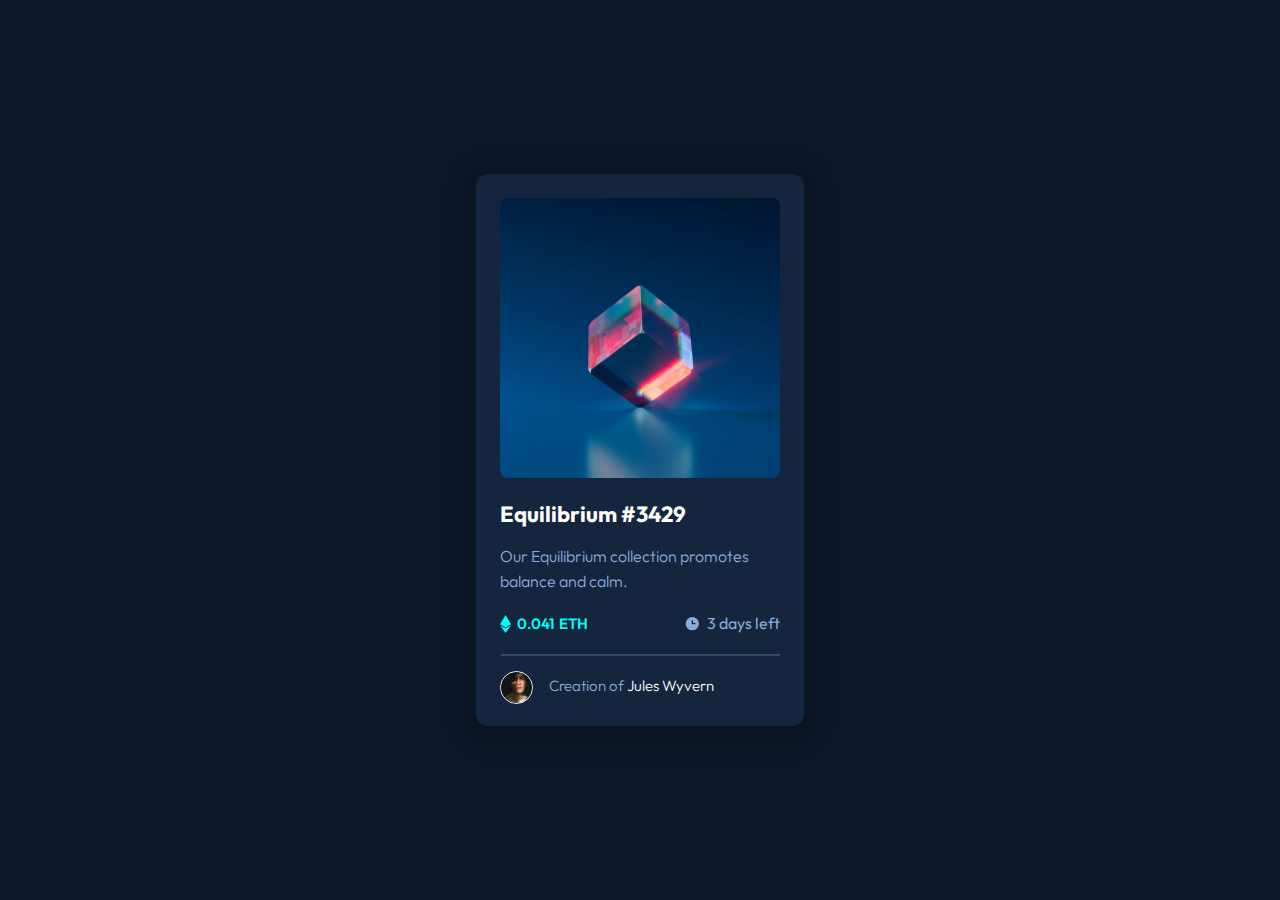
<file: index.html>
<!DOCTYPE html>
<html lang="en">
<head>
    <meta charset="UTF-8">
    <meta http-equiv="X-UA-Compatible" content="IE=edge">
    <meta name="viewport" content="width=device-width, initial-scale=1.0">
    <title>NFT Preview Card</title>
    <link rel="stylesheet" href="css/nft.css">
</head>
<body>
    <div class="container">
        <div class="card">
            <div class="image">
                <img src="images/image-equilibrium.jpg" alt="nft" class="nft">
                <div class="image-hover">
                    <img src="images/icon-view.svg" alt="icon-view">
                </div>
            </div>
            <div class="content">
                <h2>Equilibrium #3429</h2>
                <p class="description">Our Equilibrium collection promotes balance and calm.</p>
                <div class="data">
                    <div class="price">
                        <img src="images/icon-ethereum.svg" alt="eth-icon">
                        <h4 class="price">0.041 ETH</h4>
                    </div>
                    <div class="time">
                        <img src="images/icon-clock.svg" alt="clock-icon">
                        <p class="time">3 days left</p>
                    </div>
                </div>
                <hr>
                <div class="footer">
                    <img src="images/image-avatar.png" alt="avatar">
                    <p>Creation of <span>Jules Wyvern</span></p>
                </div>
            </div>
        </div>
    </div>
</body>
</html>
</file>
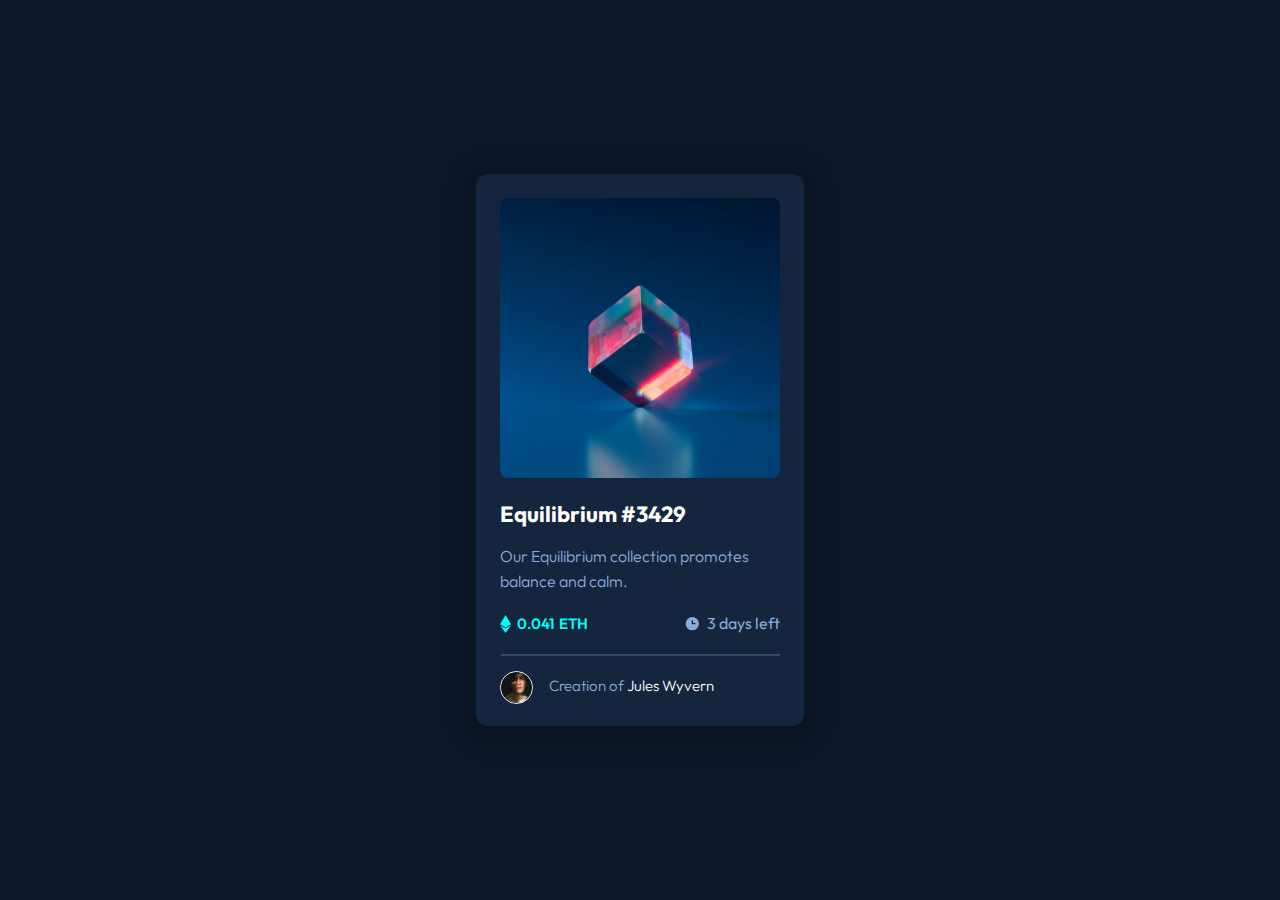
<file: nft.html>
<!DOCTYPE html>
<html lang="en">
<head>
    <meta charset="UTF-8">
    <meta http-equiv="X-UA-Compatible" content="IE=edge">
    <meta name="viewport" content="width=device-width, initial-scale=1.0">
    <title>NFT Preview Card</title>
    <link rel="stylesheet" href="css/nft.css">
</head>
<body>
    <div class="container">
        <div class="card">
            <div class="image">
                <img src="images/image-equilibrium.jpg" alt="nft" class="nft">
                <div class="image-hover">
                    <img src="images/icon-view.svg" alt="icon-view">
                </div>
            </div>
            <div class="content">
                <h2>Equilibrium #3429</h2>
                <p class="description">Our Equilibrium collection promotes balance and calm.</p>
                <div class="data">
                    <div class="price">
                        <img src="images/icon-ethereum.svg" alt="eth-icon">
                        <h4 class="price">0.041 ETH</h4>
                    </div>
                    <div class="time">
                        <img src="images/icon-clock.svg" alt="clock-icon">
                        <p class="time">3 days left</p>
                    </div>
                </div>
                <hr>
                <div class="footer">
                    <img src="images/image-avatar.png" alt="avatar">
                    <p>Creation of <span>Jules Wyvern</span></p>
                </div>
            </div>
        </div>
    </div>
</body>
</html>
</file>
<file: css/nft.css>
@import url('https://fonts.googleapis.com/css2?family=Outfit:wght@300;400;600&display=swap');

html, body {
    margin: 0;
    padding: 0;
    box-sizing: border-box;
}

/* MOBILE-FIRST */
body {
    display: flex;
    align-items: center;
    justify-content: center;
    width: 100%;
    height: 100vh;
    font-family: 'Outfit', sans-serif;
    font-weight: 300;
    font-size: 16px;
    color: hsl(215, 51%, 70%);
    background-color: hsl(217, 54%, 11%);
}

/** CARD **/

.card {
    display: flex;
    flex-direction: column;
    align-items: center;
    justify-content: center;
    padding: 1.5rem;
    padding-bottom: 1rem;
    width: 280px;
    border-radius: 12px;
    background-color:  hsl(216, 50%, 16%);
    box-shadow: 0px 5px 15px 17px rgba(0,0,0,0.16);
}

/* CARD IMAGE*/

.image {
    position: relative;
    margin-bottom: 5px;
}

img.nft {
    display: block;
    width: 100%;
    border-radius: 8px;
    cursor: pointer;
}

/* CARD IMAGE HOVER */

.image-hover {
    position: absolute;
    top: 0;
    left: 0;
    width: 100%;
    height: 100%;
    border-radius: 8px;
    cursor: pointer;
    opacity: 0;
    background-color: hsla(178, 100%, 50%, 0.5);
}

.image-hover img {
    position: absolute;
    left: 50%;
    top: 50%;
    transform: translate(-50%, -50%);
}

.image-hover:hover {
    opacity: 1;
    transition: 1s;
}

/* CARD CONTENT */  

h2 {
    margin-top: 17px;
    margin-bottom: 15px;
    font-size: 22px;
    color: hsl(0, 0%, 100%);
    cursor: pointer;
}

h2:hover {
    color:  hsl(178, 100%, 50%);
}

p.description {
    margin-bottom: 0px;
    line-height: 25px;
}

div.data {
    display: flex;
    justify-content: space-between;
    align-items: center;
    margin-bottom: 0px;
}

div.price {
    display: flex;
    align-items: center;
    justify-content: center;
    gap: 6px;
}

div.time {
    display: flex;
    align-items: center;
    justify-content: center;
    gap: 6px;
}

h4.price {
    margin-bottom: 20px;
    font-size: 15px;
    font-weight: 600;
    letter-spacing: .1px;
    color: hsl(178, 100%, 50%);
}

p.price img {
    padding-right: 6px;
}

p.time {
    margin-bottom:18px;
    font-weight: 400;
}

p.time img {
    padding-right: 6px;
}

hr {
    margin-top: 0px;
    margin-bottom: 5px;
    height: 1px;
    background-color: hsla(215, 52%, 70%, 0.31);
    border-color: hsla(215, 32%, 27%, 0.568);
}

.footer {
    display: flex;
    align-items: center;
    justify-content: flex-start;
    margin-bottom:0px;
    gap: 16px
}

.footer img {
    margin-top: 4px;
    width: 31px;
    height: auto;
    border: 1px solid hsl(0, 0%, 100%);
    border-radius: 50px;
}

.footer p {
    font-size: 15px;
    font-weight: 300;
}

.footer span {
    cursor: pointer;
    color: hsl(0, 0%, 100%);
}

.footer span:hover {
    color: hsl(178, 100%, 50%);
}

/* RESPONSIVE DESKTOP */

@media only screen and (min-width: 1440px) {
    body {
        font-size: 18px;
    }
    .card {
        width: 300px;
        box-shadow: 0px 40px 60px 15px rgba(0,0,0,0.42);
    }
    .image {
        margin-bottom: 5px;
    }
    h2{
        margin-top:18px;
        font-size: 22px;
        font-weight: 600;
    }
    p.description {
        margin-bottom: 25px;
    }
    hr{
        margin-top: 25px;
    }
    h4.price{
        margin: 0;
        font-size: 16px;
        font-weight: 400;
        letter-spacing: 0.2px;
    }
    p.time {
        margin: 0;
        font-size: 16px;
        letter-spacing: 0.2px;
    }
    .footer {
        margin-bottom: 6px;
    }
    .footer p {
        font-size: 16px;
        letter-spacing: 0.2px;
    }
    .image-hover {
        height: 300px;
    }
}
</file>
